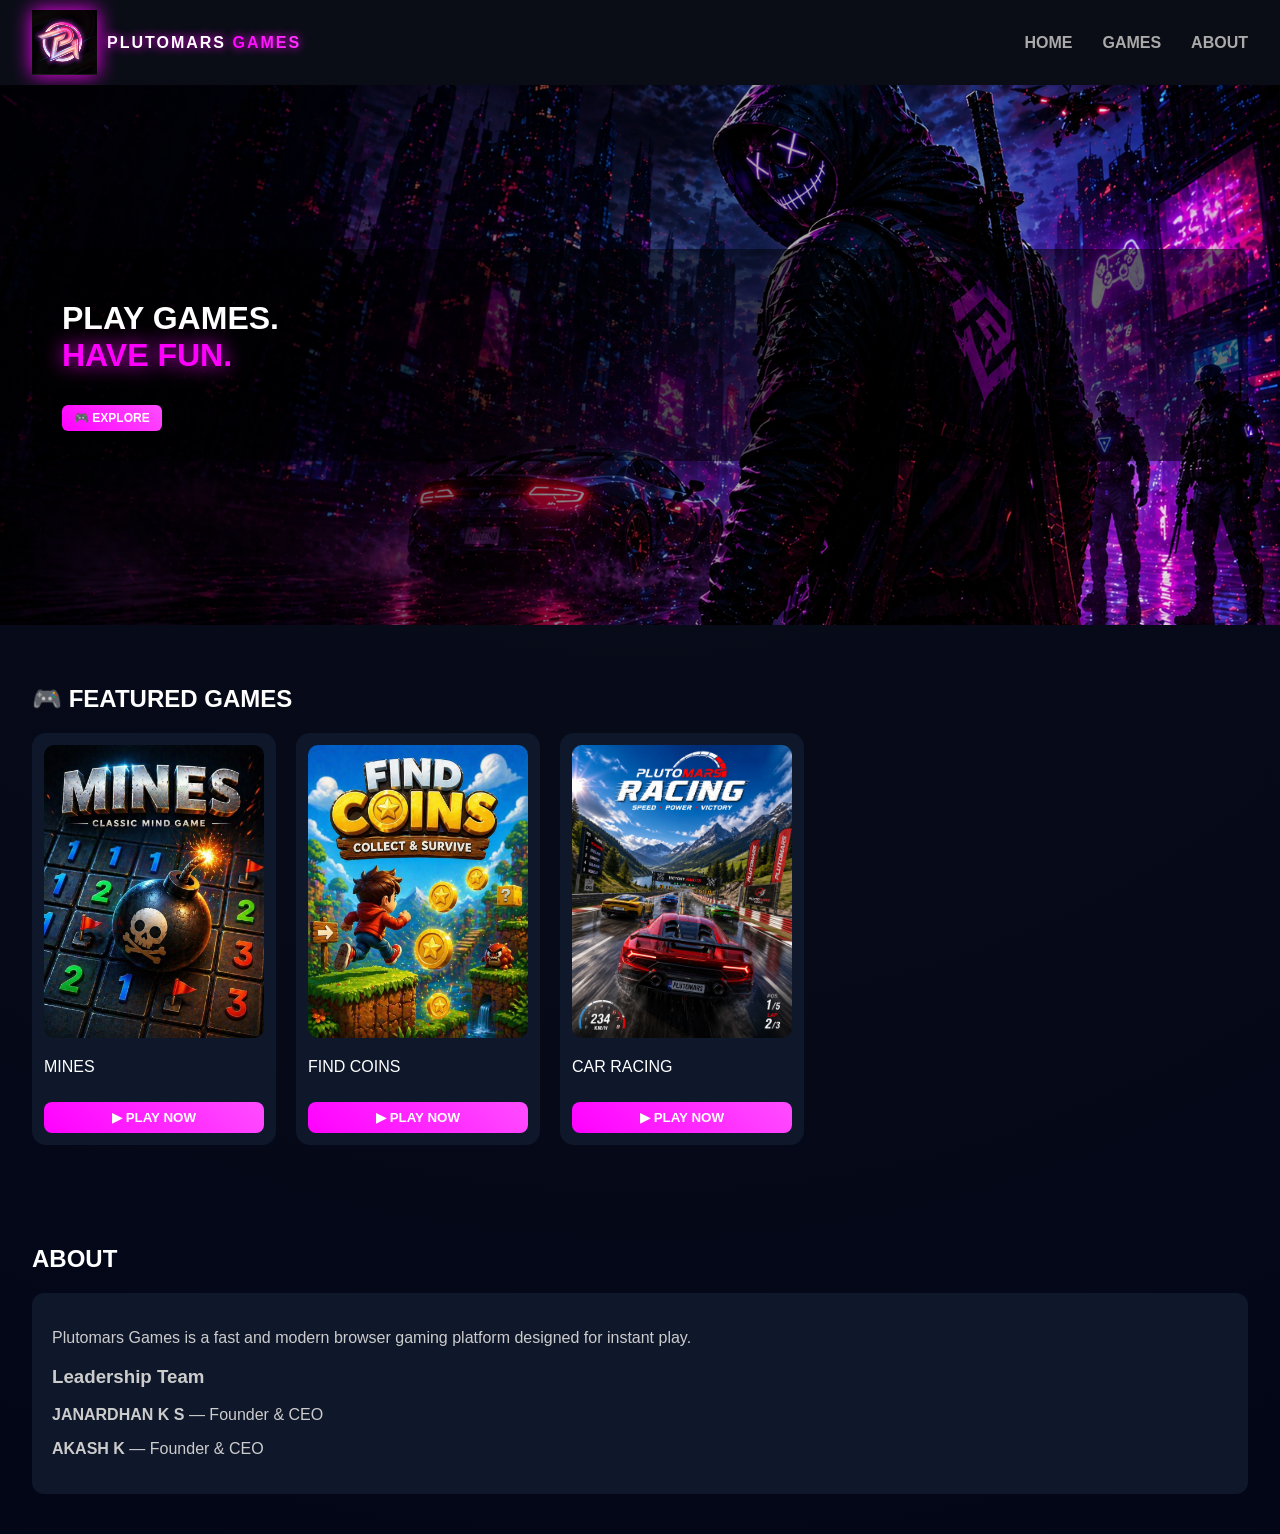
<file: index.html>
<!DOCTYPE html>
<html>
<head>
<meta name="viewport" content="width=device-width, initial-scale=1">
<title>Plutomars Games</title>

<style>
body{
  margin:0;
  font-family:Arial;
  background:radial-gradient(circle at top,#0b0f1a,#020617);
  color:white;
}

.container{
  width:95%;
  max-width:1300px;
  margin:auto;
}

/* HEADER */
header{
  background:#0a0d16;
  padding:10px 0;
}
.header-inner{
  display:flex;
  justify-content:space-between;
  align-items:center;
}

/* LOGO + TEXT */
.logo{
  display:flex;
  align-items:center;
  gap:10px;
}
.logo img{
  height:65px;
  filter: drop-shadow(0 0 10px #ff00ff);
}
.logo-text{
  font-size:16px;
  font-weight:900;
  letter-spacing:2px;
  color:white;
  text-shadow:0 0 10px #ff00ff;
}
.logo-text b{
  background:linear-gradient(45deg,#ff00ff,#ff4dff);
  -webkit-background-clip:text;
  -webkit-text-fill-color:transparent;
}

.nav{
  display:flex;
  gap:30px;
}
.nav a{
  color:#aaa;
  text-decoration:none;
  font-weight:bold;
}
.nav a:hover{color:#ff00ff;}

/* HERO */
.hero{
  position:relative;
  height:60vh;
  display:flex;
  align-items:center;
  overflow:hidden;
  background:radial-gradient(circle at center,#0b0f1a,#020617);
}

/* FIXED BANNER */
.slider{
  position:absolute;
  width:100%;
  height:100%;
  top:0;
  left:0;
  transition:0.2s;
}
.slide{
  position:absolute;
  width:100%;
  height:100%;
  object-fit:cover;
  object-position:center;
  opacity:0;
  transition:1s;
}
.slide.active{opacity:1;}

.hero::after{
  content:"";
  position:absolute;
  width:100%;
  height:100%;
  background:linear-gradient(to right, rgba(0,0,0,0.8), transparent);
  pointer-events:none;
}

.hero-box{
  position:relative;
  z-index:2;
  background:rgba(0,0,0,0.5);
  padding:30px;
  border-radius:10px;
}

.glow-text{
  color:#ff00ff;
  text-shadow:0 0 20px #ff00ff;
}

.explore-btn{
  margin-top:10px;
  padding:6px 12px;
  font-size:12px;
  border:none;
  border-radius:6px;
  background:linear-gradient(45deg,#ff00ff,#ff4dff);
  color:white;
  font-weight:bold;
  cursor:pointer;
}

/* SECTION */
.section{padding:40px 0;}

/* GAMES */
.games-row{
  display:flex;
  gap:20px;
  flex-wrap:wrap;
}

.card{
  width:220px;
  background:#0f172a;
  padding:12px;
  border-radius:14px;
  position:relative;
  overflow:hidden;
  transition:0.4s;
  z-index:1;
}

.card::after{
  content:"";
  position:absolute;
  inset:0;
  border-radius:14px;
  padding:2px;
  background:linear-gradient(45deg,#ff00ff,#7a00ff,#ff00ff);
  -webkit-mask:
    linear-gradient(#000 0 0) content-box,
    linear-gradient(#000 0 0);
  -webkit-mask-composite:xor;
  mask-composite:exclude;
  opacity:0;
  transition:0.4s;
}

.card::before{
  content:"";
  position:absolute;
  top:0;
  left:-100%;
  width:100%;
  height:100%;
  background:linear-gradient(120deg, transparent, rgba(255,0,255,0.5), transparent);
  transition:0.6s;
}

.card:hover::before{left:100%;}
.card:hover::after{opacity:1;}

.card:hover{
  transform:translateY(-10px) scale(1.05);
  box-shadow:
    0 0 20px #ff00ff,
    0 0 40px rgba(255,0,255,0.6),
    0 0 70px rgba(255,0,255,0.3);
}

.card img{
  width:100%;
  border-radius:10px;
}

.play-btn{
  margin-top:10px;
  width:100%;
  padding:8px;
  border:none;
  border-radius:8px;
  background:linear-gradient(45deg,#ff00ff,#ff4dff);
  color:white;
  font-weight:bold;
  cursor:pointer;
  position:relative;
  z-index:5;
}

.play-btn:hover{
  box-shadow:0 0 15px #ff00ff;
}

/* ABOUT */
.about-box{
  background:#0f172a;
  padding:20px;
  border-radius:12px;
  color:#ccc;
}

/* MOBILE */
@media(max-width:600px){
  .hero{height:50vh;}
  .games-row{overflow-x:auto;flex-wrap:nowrap;}
  .card{min-width:160px;}
}
</style>
</head>

<body>

<header>
<div class="container header-inner">
  <div class="logo">
    <img src="assets/logo.png">
    <span class="logo-text">PLUTOMARS <b>GAMES</b></span>
  </div>

  <div class="nav">
    <a href="#home">HOME</a>
    <a href="#games">GAMES</a>
    <a href="#about">ABOUT</a>
  </div>
</div>
</header>

<!-- HERO -->
<div id="home" class="hero">
  <div class="slider">
    <img src="assets/banner1.jpg" class="slide active">
    <img src="assets/banner2.jpg" class="slide">
    <img src="assets/banner3.jpg" class="slide">
  </div>

  <div class="container">
    <div class="hero-box">
      <h1>PLAY GAMES.<br><span class="glow-text">HAVE FUN.</span></h1>
      <button class="explore-btn" onclick="scrollToGames()">🎮 EXPLORE</button>
    </div>
  </div>
</div>

<!-- GAMES -->
<div id="games" class="section">
<div class="container">
<h2>🎮 FEATURED GAMES</h2>

<div class="games-row">

<div class="card">
<img src="assets/mines.jpg">
<p>MINES</p>
<button class="play-btn"
onclick="event.stopPropagation(); openGame('Mines','https://plutomarsgames.github.io/plutomarsgames01.github.io/')">
▶ PLAY NOW
</button>
</div>

<div class="card">
<img src="assets/findcoins.jpg">
<p>FIND COINS</p>
<button class="play-btn"
onclick="event.stopPropagation(); openGame('Find Coins','https://plutomarsgames.github.io/plutomarsgames02.github.io/')">
▶ PLAY NOW
</button>
</div>

<div class="card">
<img src="assets/carracing.jpg">
<p>CAR RACING</p>
<button class="play-btn"
onclick="event.stopPropagation(); openGame('Car Racing','https://plutomarsgames.github.io/plutomarsgames03.github.io/')">
▶ PLAY NOW
</button>
</div>

</div>
</div>
</div>

<!-- ABOUT -->
<div id="about" class="section">
<div class="container">
<h2>ABOUT</h2>
<div class="about-box">
<p>Plutomars Games is a fast and modern browser gaming platform designed for instant play.</p>
   <h3>Leadership Team</h3>
  <p><b>JANARDHAN K S </b> — Founder & CEO</p>
  <p><b>AKASH K </b> — Founder & CEO</p>
</div>
</div>
</div>

<script>
let slides=document.querySelectorAll(".slide");
let i=0;

setInterval(()=>{
  slides[i].classList.remove("active");
  i=(i+1)%slides.length;
  slides[i].classList.add("active");
},3000);

document.addEventListener("mousemove", e=>{
  let x=(e.clientX/window.innerWidth-0.5)*10;
  let y=(e.clientY/window.innerHeight-0.5)*10;
  document.querySelector(".slider").style.transform=`translate(${x}px,${y}px)`;
});

function scrollToGames(){
  document.getElementById("games").scrollIntoView({behavior:"smooth"});
}

/* GAME PAGE NAVIGATION */
function openGame(name,url){
  window.location.href =
    "play.html?name="+encodeURIComponent(name)+"&url="+encodeURIComponent(url);
}
</script>

</body>
</html>
</file>
